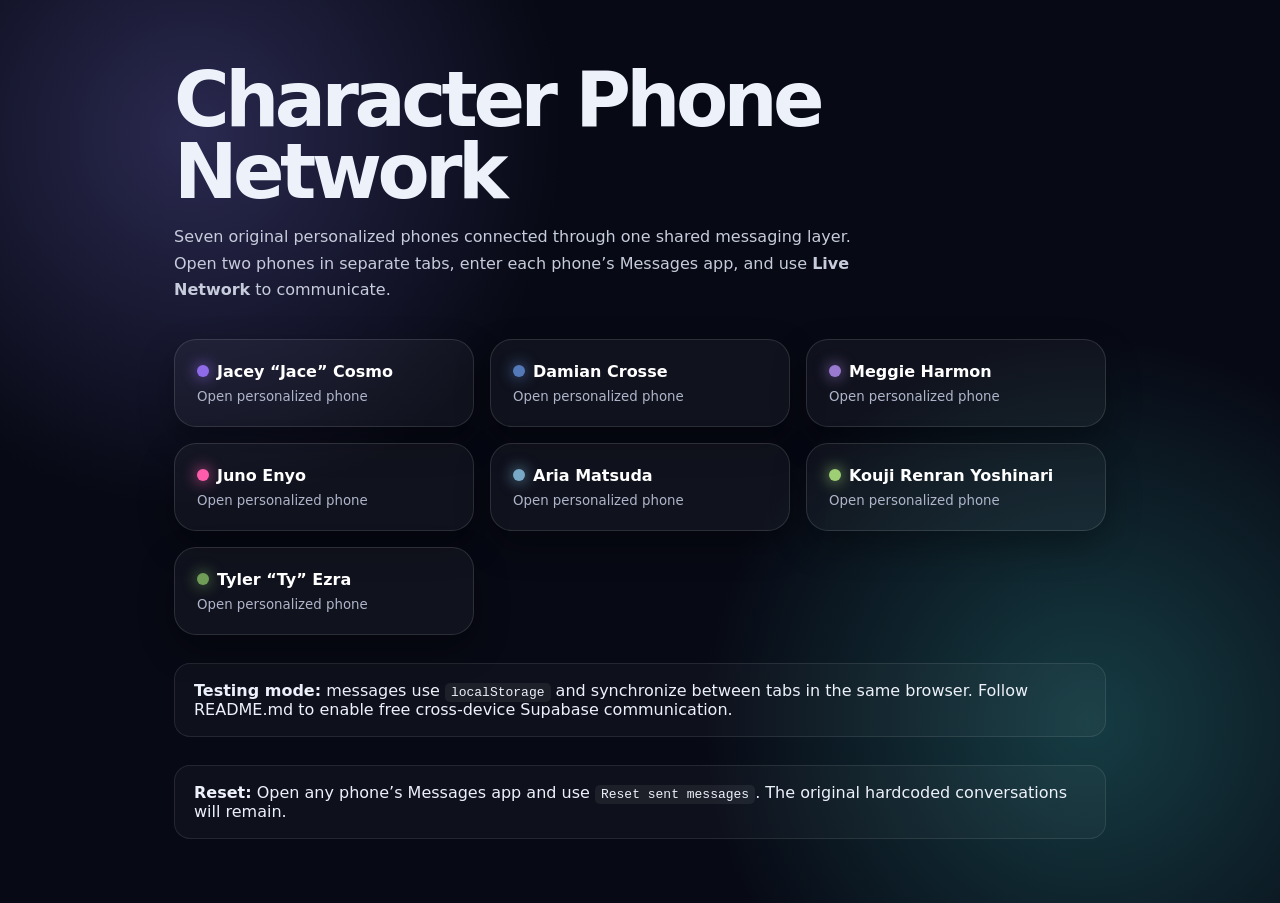
<file: index.html>
<!doctype html>
<html lang="en">
<head>
<meta charset="utf-8">
<meta name="viewport" content="width=device-width,initial-scale=1">
<title>Character Phone Network</title>
<style>
*{box-sizing:border-box}body{margin:0;min-height:100vh;font-family:Inter,system-ui,sans-serif;color:#edf1fa;background:radial-gradient(circle at 15% 15%,#2a2950,transparent 28%),radial-gradient(circle at 85% 80%,#163c43,transparent 30%),#070914}
main{max-width:980px;margin:auto;padding:64px 24px}h1{font-size:clamp(38px,8vw,76px);letter-spacing:-.06em;line-height:.95;margin:0}p{max-width:680px;line-height:1.65;color:#c7ccdc}.grid{display:grid;grid-template-columns:repeat(auto-fit,minmax(230px,1fr));gap:16px;margin-top:35px}
a{display:block;text-decoration:none;color:white;padding:22px;border:1px solid #ffffff1f;border-radius:22px;background:#ffffff0a;transition:.2s;box-shadow:0 14px 35px #0005}a:hover{transform:translateY(-4px);background:#ffffff12}
.dot{width:12px;height:12px;border-radius:50%;display:inline-block;margin-right:8px;background:var(--accent);box-shadow:0 0 15px var(--accent)}small{display:block;margin-top:8px;color:#aeb5ca}code{background:#ffffff10;padding:2px 6px;border-radius:5px}
.notice{margin-top:28px;padding:17px 19px;border:1px solid #ffffff18;border-radius:16px;background:#ffffff08}
</style>
</head><body><main>
<h1>Character Phone Network</h1>
<p>Seven original personalized phones connected through one shared messaging layer. Open two phones in separate tabs, enter each phone’s Messages app, and use <b>Live Network</b> to communicate.</p>
<div class="grid">
<a href="phones/jace.html" target="_blank" style="--accent:#8f6bea"><b><span class="dot"></span>Jacey “Jace” Cosmo</b><small>Open personalized phone</small></a><a href="phones/damian.html" target="_blank" style="--accent:#5479b8"><b><span class="dot"></span>Damian Crosse</b><small>Open personalized phone</small></a><a href="phones/meggie.html" target="_blank" style="--accent:#9a7ad1"><b><span class="dot"></span>Meggie Harmon</b><small>Open personalized phone</small></a><a href="phones/juno.html" target="_blank" style="--accent:#ff5dac"><b><span class="dot"></span>Juno Enyo</b><small>Open personalized phone</small></a><a href="phones/aria.html" target="_blank" style="--accent:#78a9c7"><b><span class="dot"></span>Aria Matsuda</b><small>Open personalized phone</small></a><a href="phones/kouji.html" target="_blank" style="--accent:#9fcf74"><b><span class="dot"></span>Kouji Renran Yoshinari</b><small>Open personalized phone</small></a><a href="phones/tyler.html" target="_blank" style="--accent:#6f9d58"><b><span class="dot"></span>Tyler “Ty” Ezra</b><small>Open personalized phone</small></a>
</div>
<div class="notice"><b>Testing mode:</b> messages use <code>localStorage</code> and synchronize between tabs in the same browser. Follow README.md to enable free cross-device Supabase communication.</div>
<div class="notice"><b>Reset:</b> Open any phone’s Messages app and use <code>Reset sent messages</code>. The original hardcoded conversations will remain.</div></main></body></html>
</file>
